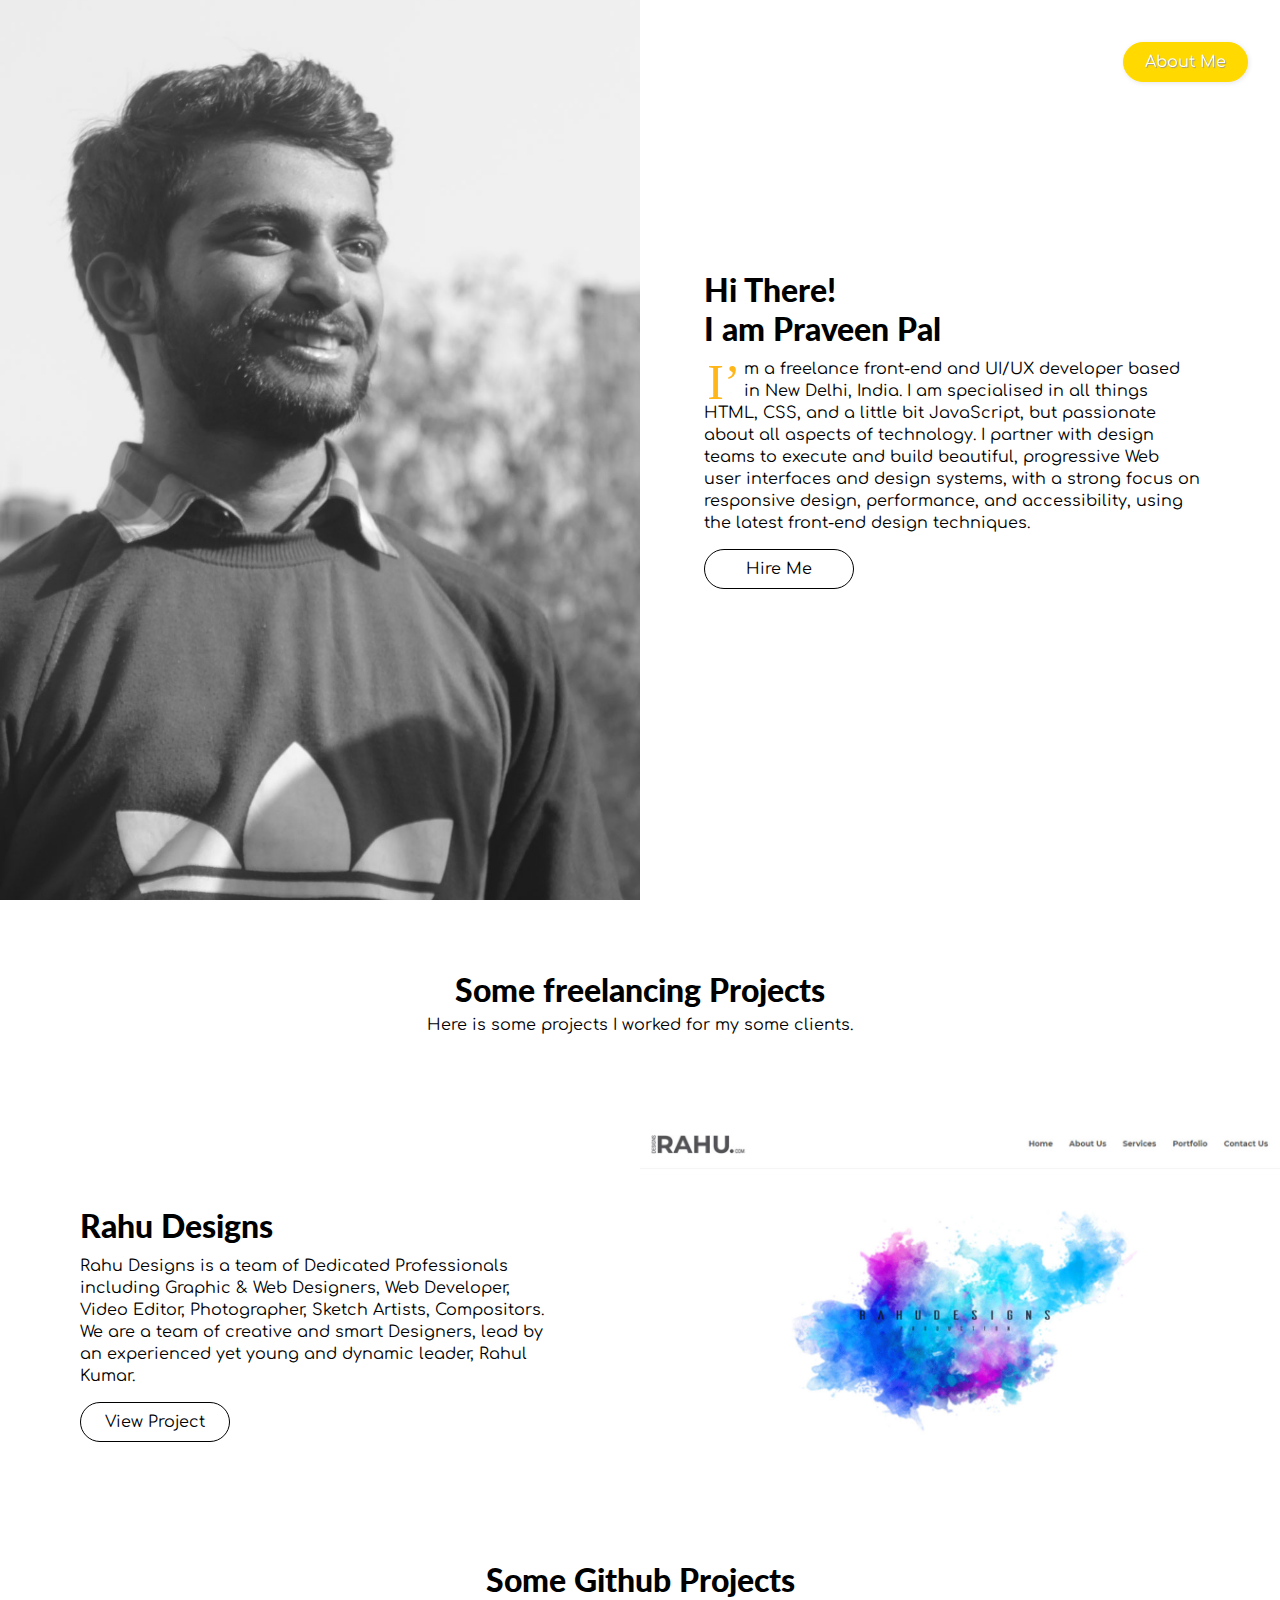
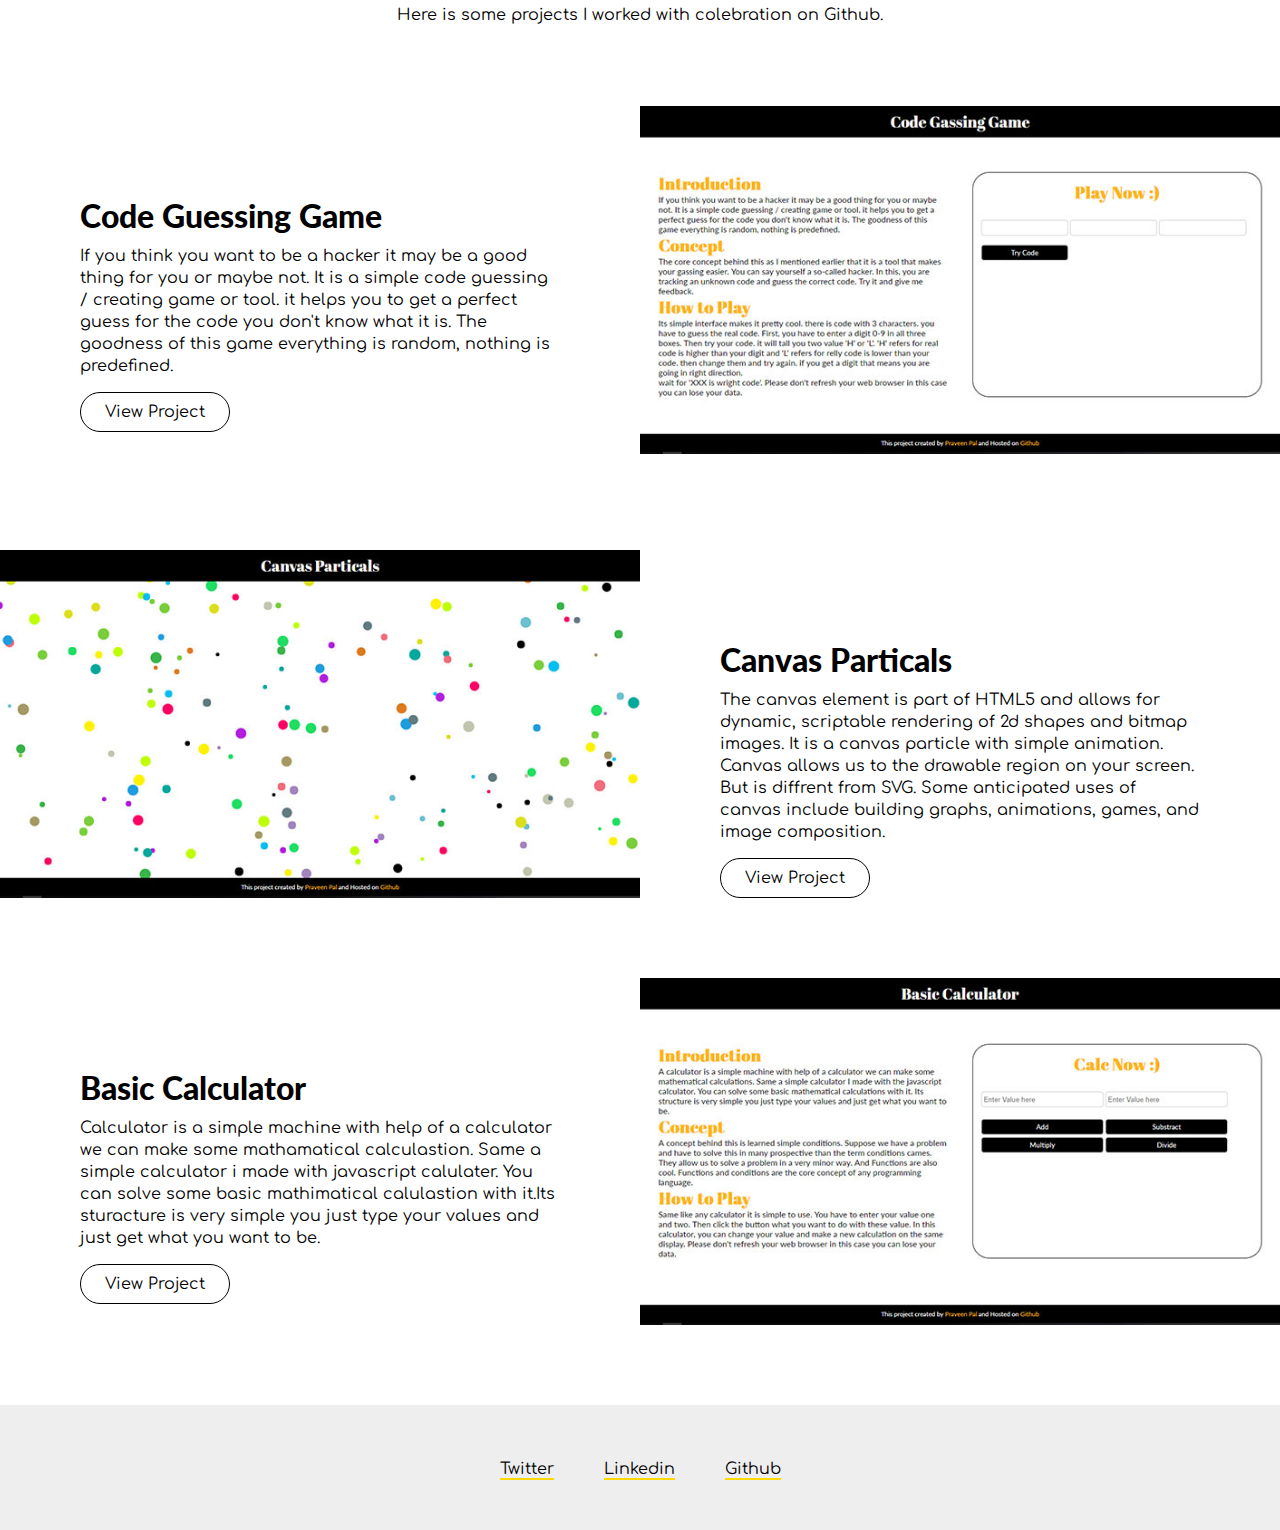
<file: index.html>
<!doctype HTML>
<html>
    <head>
    <title>Praveen Pal | Front-End Developer | UI/UX Developer</title>
    <meta charset="utf-8">
    <meta http-equiv="X-UA-Compatible" content="IE=edge">
    <meta name="viewport" content="width=device-width, initial-scale=1">
        <link rel="shortcut icon" href="img/fabicon.png">
        <link rel="manifest" href="/portfolio/manifest.json">
        <link href="css/style.css" rel="stylesheet">
		<link href="https://fonts.googleapis.com/css?family=Comfortaa|Lato:400,900" rel="stylesheet">
    </head>
    <body >
            <nav>
                <a href ="about.html" class="about_me">About Me</a>
            </nav>
        <header>
            <div ><img src="img/Hello_Praveen_Pal.jpg"onload="typeWriter()" alt="Photo of Praveen Pal" title="Praveen Pal"></div>
            <div class="bio">
                <h1>Hi There!</h1>
                <h1>I am Praveen Pal</h1>
                <p><span class="first">I’</span>m a freelance front-end and UI/UX developer based in New Delhi, India. I am specialised in all things HTML, CSS, and a little bit JavaScript, but passionate about all aspects of technology. I partner with design teams to execute and build beautiful, progressive Web user interfaces and design systems, with a strong focus on responsive design, performance, and accessibility, using the latest front-end design techniques.</p><a href="about.html#bio4" class="hire_me">Hire Me</a>
            </div>
            <h1 id="hello"></h1>
        </header>
        <main>
            <h1 class="heading">Some freelancing Projects</h1>
            <p class="sub_heading">Here is some projects I worked for my some clients.</p>
            <div class="project">
                <div class="project_intro">
                <h1>Rahu Designs</h1>
                <p>Rahu Designs is a team of Dedicated Professionals including Graphic &amp; Web Designers, Web Developer, Video Editor, Photographer, Sketch Artists, Compositors. We are a team of creative and smart Designers, lead by an experienced yet young and dynamic leader, Rahul Kumar.</p><a href="http://rahudesigns.com/" target="_blank" class="hire_me">View Project</a>
                </div>
                <div>
                    <a href="http://rahudesigns.com/" target="_blank"><img src="img/rahu_designs.jpg" alt="Rahu Designs"></a>
                </div>
            </div>
            <h1 class="heading">Some Github Projects</h1>
            <p class="sub_heading">Here is some projects I worked with colebration on Github.</p>
            <div class="project">
            <div class="project_intro">
               <h1>Code Guessing Game</h1>
                <p>If you think you want to be a hacker it may be a good thing for you or maybe not. It is a simple code guessing / creating game or tool. it helps you to get a perfect guess for the code you don't know what it is. The goodness of this game everything is random, nothing is predefined.</p><a href="https://praveenpal4232.github.io/code-gassing-game/" target="_blank" class="hire_me">View Project</a>
                </div>
                <div>
                    <a href="https://praveenpal4232.github.io/code-gassing-game/" target="_blank"><img src="img/Code-Gassing-Game.jpg"></a>
                </div>
                <div>
                    <a href="https://praveenpal4232.github.io/canvas-particals/" target="_blank"><img src="img/Canvas-Particals.jpg"></a>
                </div>
                <div class="project_intro">
                <h1>Canvas Particals</h1>
                <p>The canvas element is part of HTML5 and allows for dynamic, scriptable rendering of 2d shapes and bitmap images. It is a canvas particle with simple animation. Canvas allows us to the drawable region on your screen. But is diffrent from SVG. Some anticipated uses of canvas include building graphs, animations, games, and image composition. </p><a href="https://praveenpal4232.github.io/canvas-particals/" target="_blank" class="hire_me">View Project</a>
                </div>
            </div>
            <div class="project">
            <div class="project_intro">
                <h1>Basic Calculator</h1>
                <p>Calculator is a simple machine with help of a calculator we can make some mathamatical calculastion. Same a simple calculator i made with javascript calulater. You can solve some basic mathimatical calulastion with it.Its sturacture is very simple you just type your values and just get what you want to be.</p><a href="https://praveenpal4232.github.io/basic-calculator/" target="_blank" class="hire_me">View Project</a>
                </div>
                <div>
                    <a href="https://praveenpal4232.github.io/basic-calculator/" target="_blank"><img src="img/Basic-Calculator.jpg"></a>
                </div>
            </div>
        </main>
        <footer>
            <a href="https://twitter.com/PraveenPal4232" target="_blank">Twitter</a>
            <a href="https://www.linkedin.com/in/praveenpal4232/" target="_blank">Linkedin</a>
            <a href="https://github.com/PraveenPal4232" target="_blank">Github</a>
        </footer>
        
        <script>
var i = 0;
var txt = 'I’m a freelance front-end and UI/UX developer based in New Delhi.';
var speed = 50;

function typeWriter() {
  if (i < txt.length) {
    document.getElementById("hello").innerHTML += txt.charAt(i);
    i++;
    setTimeout(typeWriter, speed);
  }
}
</script>

        
    </body>
</html>
</file>
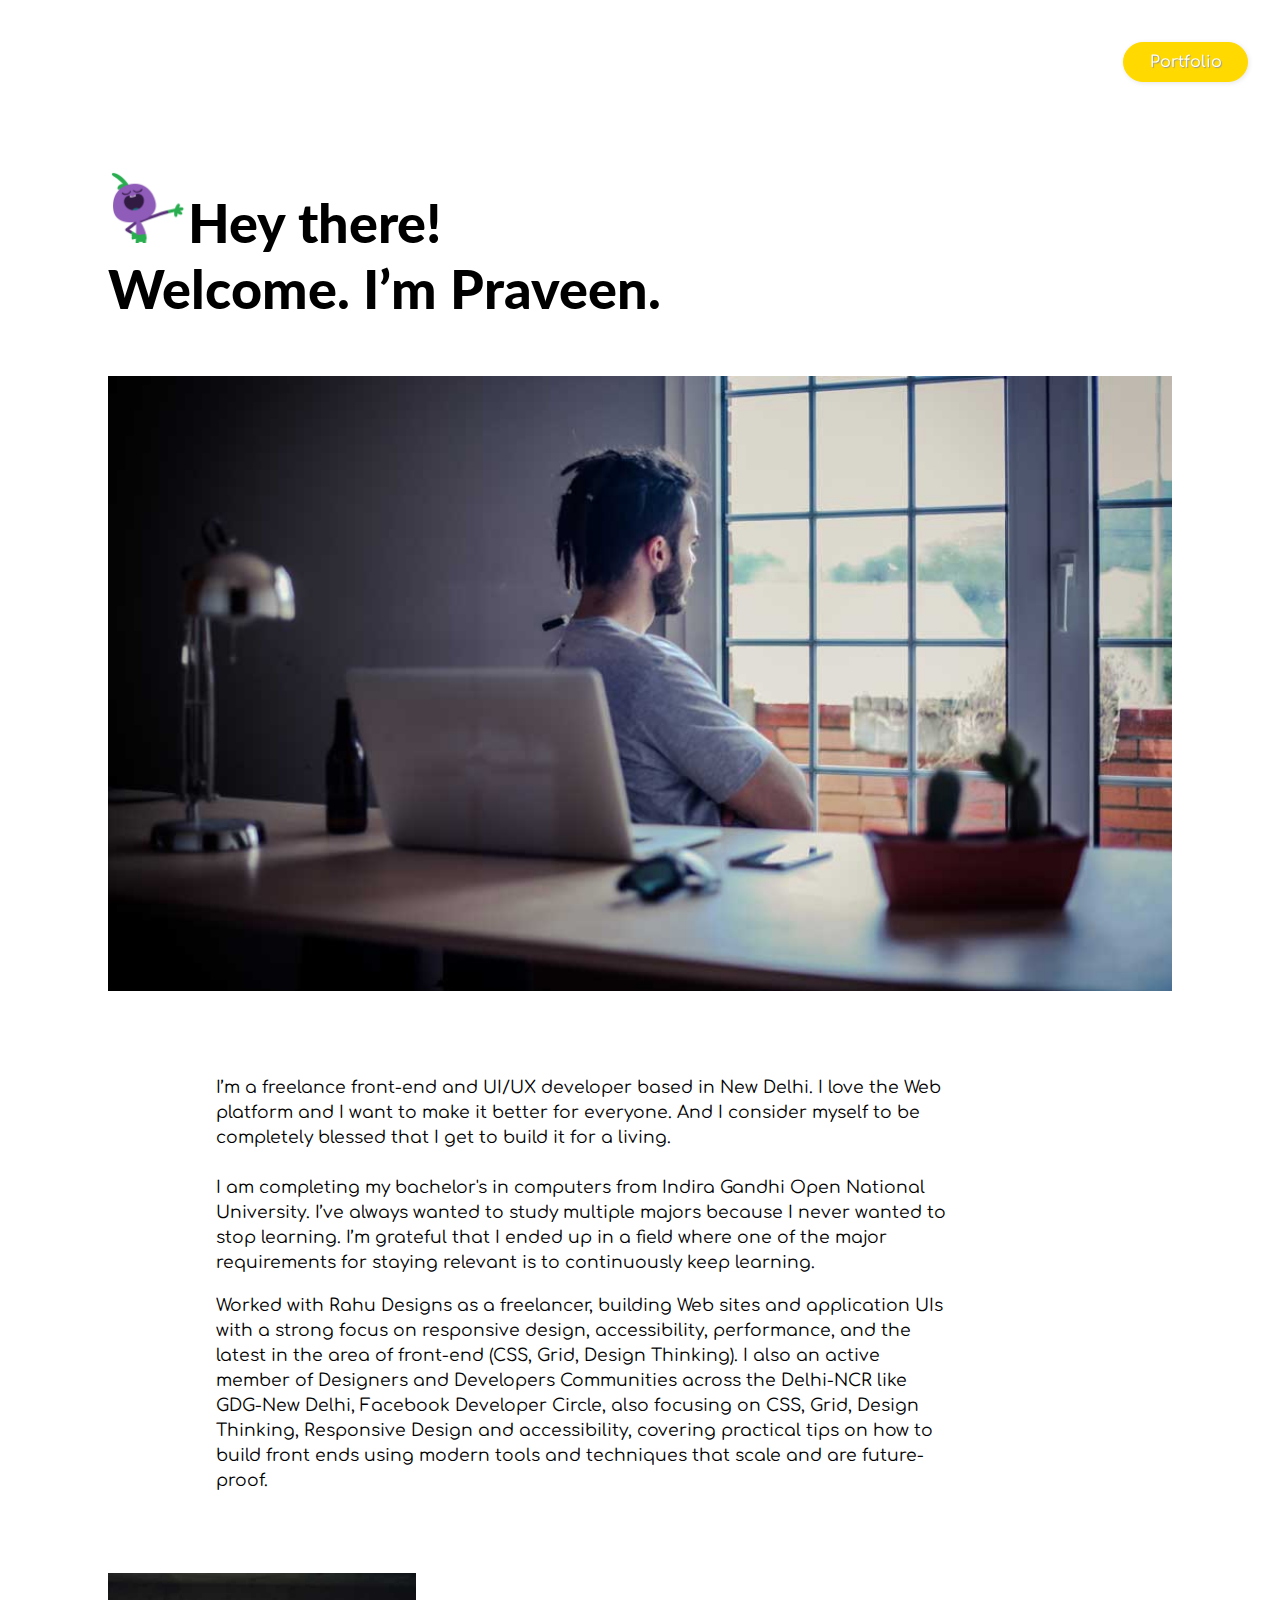
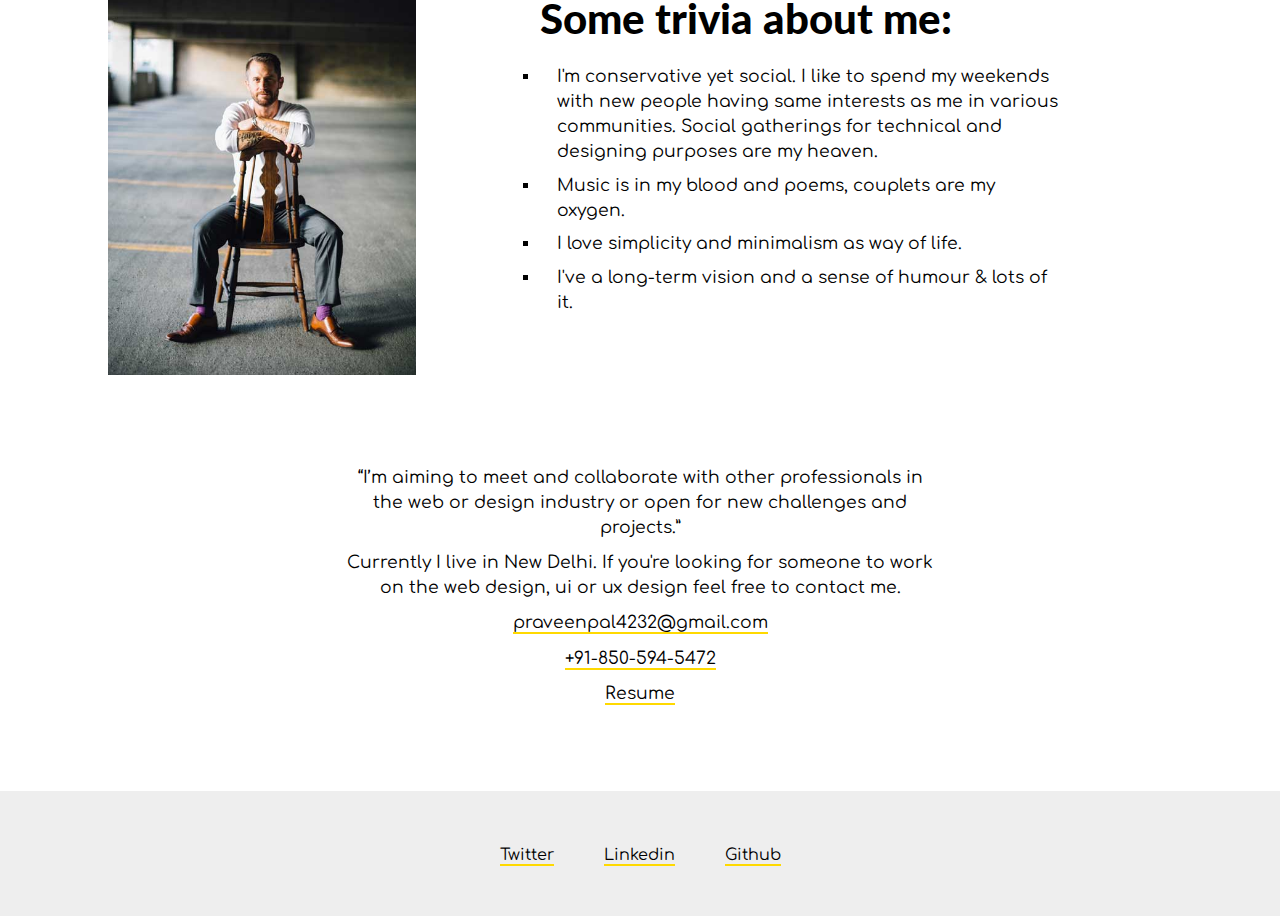
<file: about.html>
<!doctype HTML>
<html>
    <head>
    <title>About Praveen Pal - Freelance Front-End Developer | UI/UX Developer</title>
    <meta charset="utf-8">
    <meta http-equiv="X-UA-Compatible" content="IE=edge">
    <meta name="viewport" content="width=device-width, initial-scale=1">
        <link rel="shortcut icon" href="img/fabicon.png">
        <link href="css/style_about_me.css" rel="stylesheet">
		<link href="https://fonts.googleapis.com/css?family=Comfortaa|Lato:400,900" rel="stylesheet">
    </head>
    <body>
            <nav>
                <a href ="index.html" class="portfolio">Portfolio</a>
            </nav>
        <main>
        <div id="welcome"><h1><img src="img/hello.gif" style="width:80px;">Hey there!<br>Welcome. I’m Praveen.</h1>
        <img src="img/praveenpal1.jpg">
        </div>
        <div id="bio">
            <p>I’m a freelance front-end and UI/UX developer based in New Delhi. I love the Web platform and I want to make it better for everyone. And I consider myself to be completely blessed that I get to build it for a living.<p><br>
        <p>I am completing my bachelor's in computers from Indira Gandhi Open National University. I’ve always wanted to study multiple majors because I never wanted to stop learning. I’m grateful that I ended up in a field where one of the major requirements for staying relevant is to continuously keep learning.</p><br>
            <p>Worked with Rahu Designs as a freelancer, building Web sites and application UIs with a strong focus on responsive design, accessibility, performance, and the latest in the area of front-end (CSS, Grid, Design Thinking). I also an active member of Designers and Developers Communities across the Delhi-NCR like GDG-New Delhi, Facebook Developer Circle, also focusing on CSS, Grid, Design Thinking, Responsive Design and accessibility, covering practical tips on how to build front ends using modern tools and techniques that scale and are future-proof.</p>
            </div>
            <div id="bio2"><img src="img/praveenpal3.jpg"></div>
            <div id="bio3">
                <h1>Some trivia about me:</h1>
            <ul>
                <li>I'm conservative yet social. I like to spend my weekends with new people having same interests as me in various communities. Social gatherings for technical and designing purposes are my heaven.</li>
                <li>Music is in my blood and poems, couplets are my oxygen.</li>
                <li>I love simplicity and minimalism as way of life.</li>
                <li>I've a long-term vision and a sense of humour & lots of it.</li>
                
                </ul>
            </div>
            <div id="bio4">
                <p>“I’m aiming to meet and collaborate with other professionals in the web or design industry or open for new challenges and projects.”</p>
                <p>Currently I live in New Delhi. If you're looking for someone to work on the web design, ui or ux design feel free to contact me.</p>
                <p><span>praveenpal4232@gmail.com</span></p>
                <p><span><a href="tel:+91-850-594-5472">+91-850-594-5472</a></span></p>
                <p><span><a href="img/Praveen_Pal_Resume.pdf">Resume</a></span></p>
            </div>
        </main>
            
        <footer>
            <a href="https://twitter.com/PraveenPal4232" target="_blank">Twitter</a>
            <a href="https://www.linkedin.com/in/praveenpal4232/" target="_blank">Linkedin</a>
            <a href="https://github.com/PraveenPal4232" target="_blank">Github</a>
        </footer>
    </body>
</html>
</file>
<file: css/style.css>
*{
    margin: 0px;
    padding: 0px;
    box-sizing: border-box;
}
h2,h3,h4,h5,h6{
    font-family: Comfortaa;
    color:#ffc107; 
    margin-top: 15px;
}
nav{
    padding: 2em;
    position: fixed;
    right: 0px;
}
.about_me{
    padding: 10px;
    color: #fff;
    border: 1px solid #ffd900;
    background: #ffd900;
    border-radius: 20px;
    font-family: Comfortaa;
    text-decoration: none;
    display: block;
    width: 125px;
    text-align: center;
    margin-top: 10px;
    transition: all .3s ease-out;
    box-shadow: 1px 1px 5px rgba(0,0,0,.1);
    text-shadow: 1px 1px 1px #999;
}
.about_me:hover{
    border: 1px solid #f3af17;
    background: #f3af17;
    transition: all .3s ease-out;
}
header{
    display: grid;
    grid-template-columns: 1fr 1fr;
    height: 100vh;
}
header img{
    height: 100vh;
    width: 100%;
    object-fit: cover;
}
#hello{
    display: none;
}
.bio{
    padding: 30vh 5em 0em 4em;
}
.bio h1{
    font-family: lato;
    font-weight: 900;
}
.bio p{
    font-family: Comfortaa;
    line-height: 22px;
    margin: 10px 0px 15px 0px;
}
.first{
    font: 500 50px/30px Abril Fatface;
    float: left;
    text-align: center;
    margin: 0;
    position: relative;
    top: 9px;
    color: #ffb618;
    background: rgba(255, 255, 255, 0.75);
    min-width: 40px;
    height: 35px;
    text-transform: uppercase;
}
.hire_me{
    padding: 10px;
    color: #000;
    border: 1px solid #000;
    border-radius: 20px;
    font-family: Comfortaa;
    text-decoration: none;
    display: block;
    width: 150px;
    text-align: center;
    margin-top: 10px;
    transition: all .3s ease-out;
}
.hire_me:hover{
    color: #fff;
    border: 1px solid #000;
    background: #000;
    transition: all .3s ease-out;
}
.heading{
    font-family: lato;
    font-weight: 900;
    text-align: center;
    margin-top: 70px;
}
.sub_heading{
    font-family: Comfortaa;
    line-height: 22px;
    text-align: center;
    margin: 5px 0px 20px 0px;
}
.project{
    display: grid;
    grid-gap: 6em 0em;
    grid-template-columns: 1fr 1fr;
    margin: 5em 0em;
}
.project img{
    width: 100%;
    height: 100%;
    object-fit: cover;
}
.project_intro{
    padding: 10vh 5em 0em 5em;
}
.project_intro h1{
    font-family: lato;
    font-weight: 900;
}
.project_intro p{
    font-family: Comfortaa;
    line-height: 22px;
    margin: 10px 0px 15px 0px;
}
.project img:hover{
    box-shadow: 5px 5px 10px rgba(0,0,0,.2);
    transition: all .2s ease-out;
}
footer{
    background: #eee;
    padding: 50px;
    display: flex;
    justify-content: center;
}
footer a{
    color:#000;
    border-bottom: 2px solid #ffd900;
    text-decoration: none;
    font-family: Comfortaa;
    margin: 0px 25px;
    transition: all .2s ease-out;
    padding-top: 5px;
}
footer a:focus{
    background: #ffd900;
    transition: all .2s ease-out;
}
::selection {
    background: #ddd;
}
/* Custom Scrollbars */
::-webkit-scrollbar {
    width: 10px;
}
::-webkit-scrollbar-track {
    box-shadow: inset 0 0 1px grey; 
    border-radius: 5px;
}
::-webkit-scrollbar-thumb {
    background: #000; 
    border-radius: 5px;
}

/* Custom Scrollbars Ends */


@media only screen and (max-width: 1024px){
    .bio{
    padding: 15vh 5em 0em 4em;
}
    .project_intro{
    padding: 10vh 2.5em 0em 2.5em;
}
    
}
    
    
@media only screen and (max-width: 768px){
    header{
    display: grid;
    grid-template-columns: 1fr;
    height: auto;
}
    #hello{
        display: block;
        font-family: lato;
        font-weight: 900;
        color: #fff;
        position: absolute;
        top: 65vh;
        padding: 15px;
        text-shadow: 1px 1px 2px #000;
        font-size: 25px;
        overflow: hidden;
        z-index: 1;
    }
    .bio{
    display: none;
}
    .hire_me{
    padding: 10px;
    color: #000;
    border: 1px solid #000;
    border-radius: 20px;
    font-family: Comfortaa;
    text-decoration: none;
    display: block;
    width: 130px;
        font-size: 14px;
    text-align: center;
    margin-top: 10px;
    transition: all .3s ease-out;
}
    .project img{
    width: 94%;
    height: 100%;
    margin: 0em 3%;
    object-fit: cover;
}
    .heading{
    margin-top: 30px;
        font-size: 25px;
}
    .sub_heading{
    padding: 0em 2em;
}
    .sub_heading{
    font-family: Comfortaa;
    line-height: 22px;
    text-align: center;
    margin: 5px 0px 50px 0px;
}
    .project{
    grid-gap: 1em 0em;
    grid-template-columns:1fr;
    margin: 1em 0em;
}
    .project div:nth-child(2){
    grid-row: 1/2;
}
    .project_intro{
    padding: 1em;
}
    .project_intro h1{
    font-size: 25px;
}
    
}
</file>
<file: css/style_about_me.css>
*{
    margin: 0px;
    padding: 0px;
    box-sizing: border-box;
}
h2,h3,h4,h5,h6{
    font-family: Comfortaa;
    color:#ffc107; 
    margin-top: 15px;
}
nav{
    padding: 2em;
    position: fixed;
    right: 0px;
}
.logo img{
    width: 60px;
}
.portfolio{
    padding: 10px;
    color: #fff;
    border: 1px solid #ffd900;
    background: #ffd900;
    border-radius: 20px;
    font-family: Comfortaa;
    text-decoration: none;
    display: block;
    width: 125px;
    text-align: center;
    margin-top: 10px;
    transition: all .3s ease-out;
    box-shadow: 1px 1px 5px rgba(0,0,0,.1);
    text-shadow: 1px 1px 1px #999;
}
.portfolio:hover{
    border: 1px solid #f3af17;
    background: #f3af17;
    transition: all .3s ease-out;
}
main{
    display: grid;
    grid-template-columns: repeat(12, 1fr);
    grid-gap: 5em 1em;
    margin-bottom: 5em;
}
#welcome{
    grid-column: 2/12;
}
#welcome h1{
    font-family: lato;
    font-weight: 900;
    margin: 3em 0em 1em 0em;
    font-size: calc(1em + 3vw)
}
#welcome img,#bio2 img{
    width: 100%;
    object-fit: cover;
}
#bio{
    grid-row: 2/3;
    grid-column: 3/10;
}
#bio p,#bio2 p,#bio3 ul li,#bio4 p{
    font-family: Comfortaa;
    font-size: calc(14px + .25vw);
    line-height: 25px;
}
#bio2{
    grid-row: 3/4;
    grid-column: 2/5
}
#bio3{
    grid-row: 3/4;
    grid-column: 6/11;
}
#bio3 h1{
    font-family: lato;
    font-weight: 900;
    margin: .5em 0em;
    font-size: calc(1em + 2vw)
}
#bio3 ul li{
    list-style: square;
    margin-bottom: .5em;
    padding-left: 1em;
}
#bio4{
    grid-row: 4/5;
    grid-column: 4/10;
}
#bio4 p{
    text-align: center;
    padding: .3em 1em;
}
#bio4 p span,#bio4 p span a{
    border-bottom: 2px solid #ffd900;
    color:#000;
    text-decoration: none;
}
footer{
    background: #eee;
    padding: 50px;
    display: flex;
    justify-content: center;
}
footer a{
    color:#000;
    border-bottom: 2px solid #ffd900;
    text-decoration: none;
    font-family: Comfortaa;
    margin: 0px 25px;
    transition: all .2s ease-out;
    padding-top: 5px;
}
footer a:focus{
    background: #ffd900;
    transition: all .2s ease-out;
}
::selection {
    background: #ddd;
}
/* Custom Scrollbars */
::-webkit-scrollbar {
    width: 10px;
}
::-webkit-scrollbar-track {
    box-shadow: inset 0 0 1px grey; 
    border-radius: 5px;
}
::-webkit-scrollbar-thumb {
    background: #000; 
    border-radius: 5px;
}

/* Custom Scrollbars Ends */

    
    
@media only screen and (max-width: 768px){
    main{
    display: grid;
    grid-template-columns: repeat(1, 1fr);
    grid-gap: 3em 0em;
    padding: 1em;
        margin-bottom: 3em
}
    #welcome h1 img{
        width: 50px;
    }
    #bio {
    grid-row: 2/3;
    grid-column: 1/12;
}
    #bio2 {
    grid-row: 3/4;
    grid-column: 1/12;
}
    #bio3 {
    grid-row: 4/5;
    grid-column: 1/12;
}
    #bio3 ul{
    margin-left: 1em;
}
    #bio4 {
    grid-row: 5/6;
    grid-column: 1/12;
}
    #bio4 p{
    padding: .2em;
}
    
}
</file>
